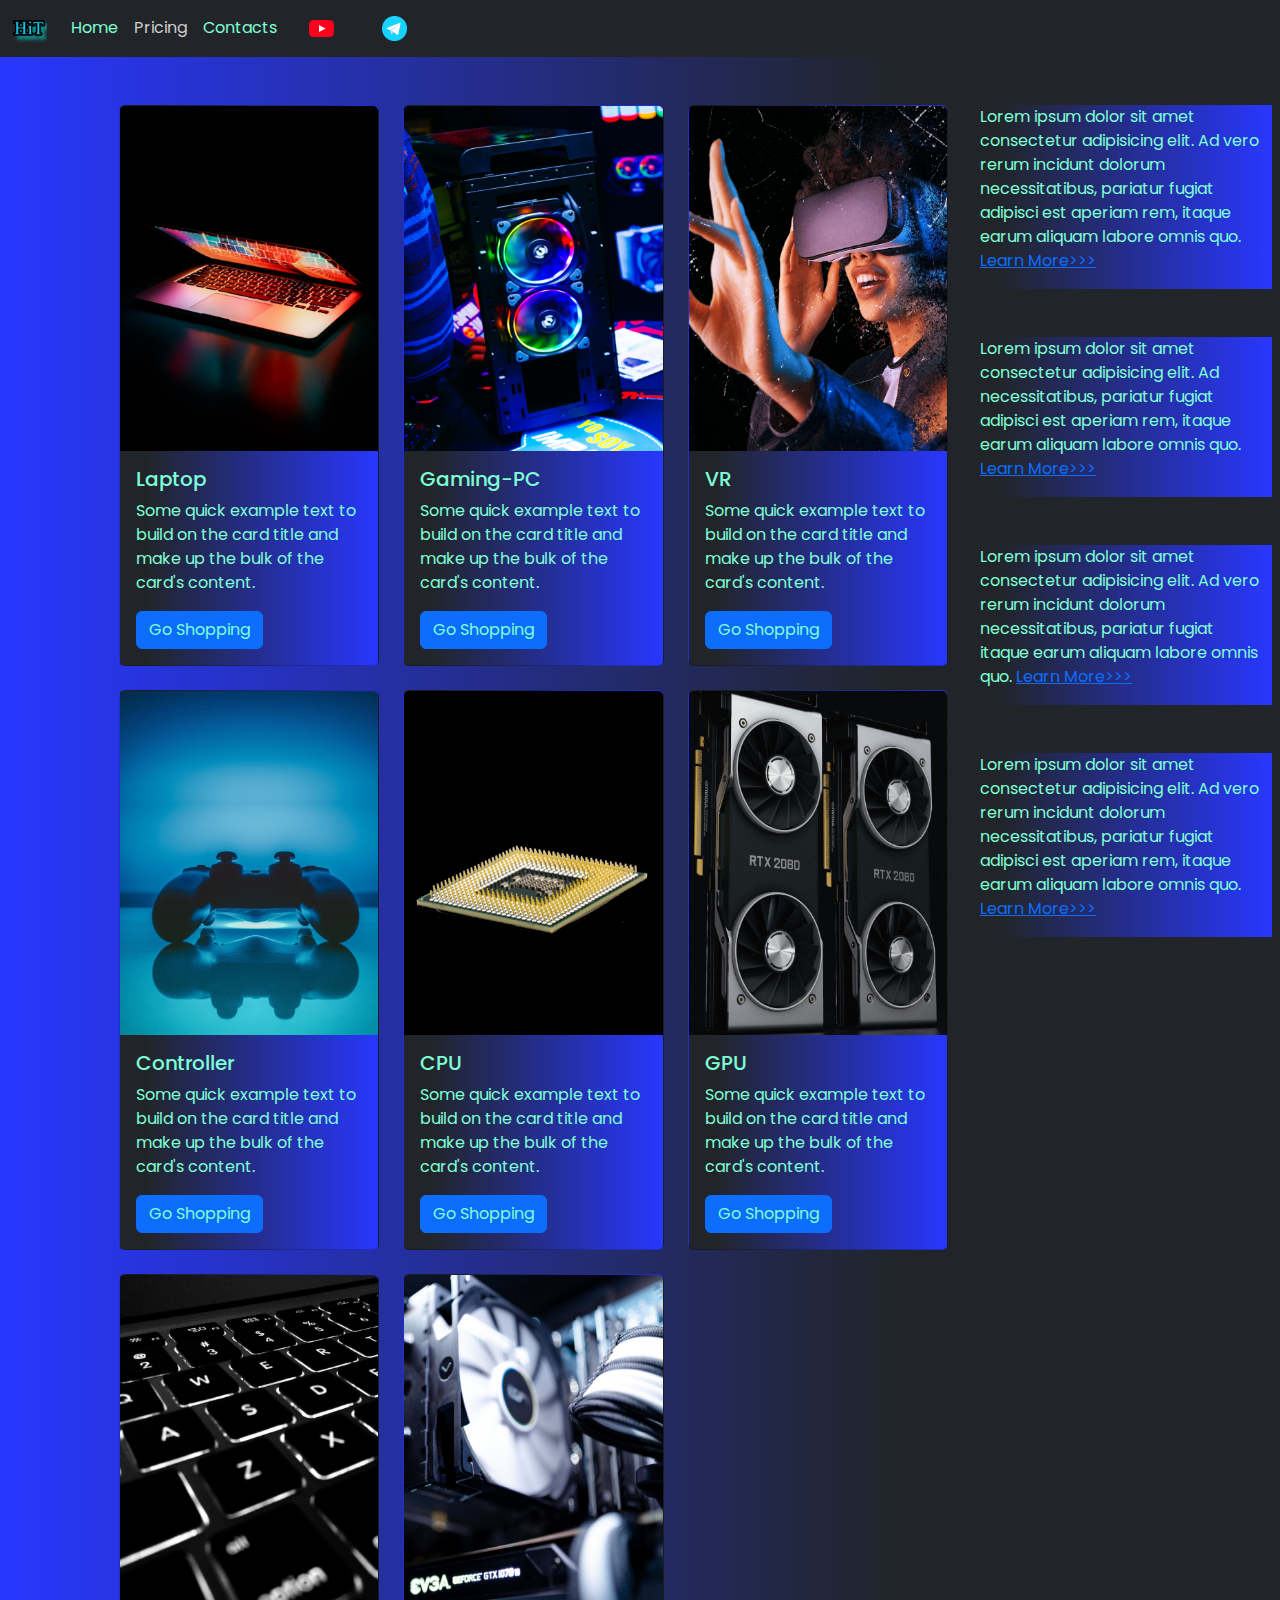
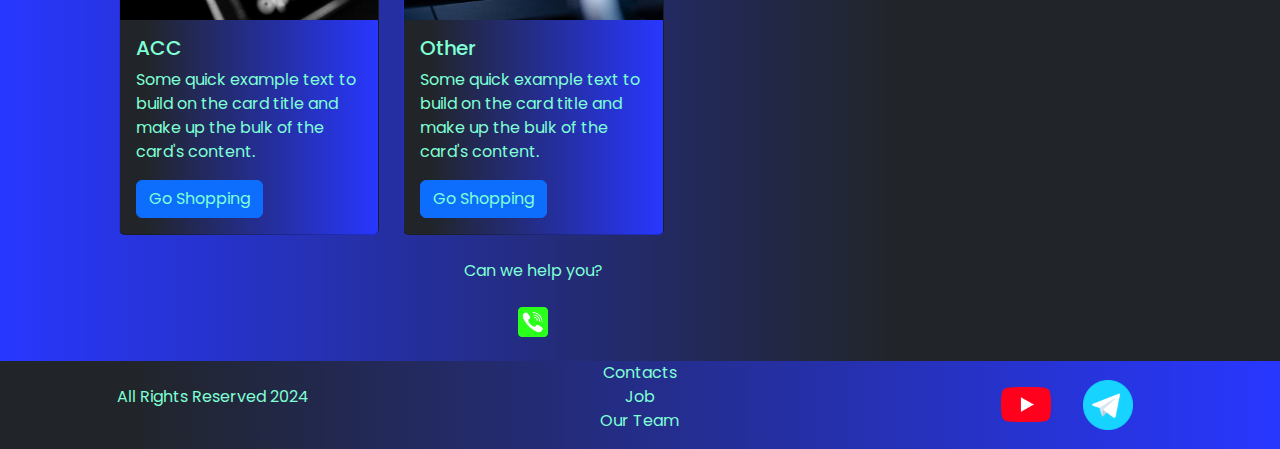
<file: pricing.html>
<!DOCTYPE html>
<html lang="en">

<head>
  <meta charset="UTF-8">
  <meta name="viewport" content="width=device-width, initial-scale=1.0">
  <link href="https://cdn.jsdelivr.net/npm/bootstrap@5.3.3/dist/css/bootstrap.min.css" rel="stylesheet"
    integrity="sha384-QWTKZyjpPEjISv5WaRU9OFeRpok6YctnYmDr5pNlyT2bRjXh0JMhjY6hW+ALEwIH" crossorigin="anonymous">
  <link rel="stylesheet" href="source/styles/mycss.css">

  <link rel="apple-touch-icon" sizes="180x180" href="source/files/favicon_io/apple-touch-icon.png">
  <link rel="icon" type="image/png" sizes="32x32" href="source/files/favicon_io/favicon-32x32.png">
  <link rel="icon" type="image/png" sizes="16x16" href="source/files/favicon_io/favicon-16x16.png">
  <link rel="manifest" href="source/files/favicon_io/site.webmanifest">
  <link rel="stylesheet" href="source/files/favicon_io/">
  <title>Hit</title>
</head>

<body>
  <header> <!-- Шапка, навигационная панель -->

    <nav class="navbar navbar-expand-lg bg-dark"> <!--Навигационная панель с bootstrap-->
      <div class="container-fluid">
        <a class="navbar-brand" href="/"><img src="source/files/logo.png" alt="Лого"></a>
        <button class="navbar-toggler" type="button" data-bs-toggle="collapse" data-bs-target="#navbarNav"
          aria-controls="navbarNav" aria-expanded="false" aria-label="Toggle navigation">
          <span class="navbar-toggler-icon"></span>
        </button>
        <div class="collapse navbar-collapse" id="navbarNav">
          <ul class="navbar-nav">
            <li class="nav-item">
              <a class="nav-link" aria-current="page" href="/">Home</a>
            </li>
            <li class="nav-item">
              <a class="nav-link active" href="pricing.html">Pricing</a>
            </li>
            <li class="nav-item">
              <a class="nav-link" href="pricing.html">Contacts</a>
            </li>
            <li class="nav-item">
              <a class="nav-link" href="pricing.html">
                <img style="width: 25px; margin-inline: 1em;" src="source/files/yt.png" alt="...">
              </a>
            </li>
            <li class="nav-item">
              <a class="nav-link" href="pricing.html">
                <img style="width: 25px; margin-inline: 1em;" src="source/files/tg.png" alt="...">
              </a>
            </li>
          </ul>
        </div>
      </div>
    </nav>

  </header>

  <section> <!-- Основной контент сайта -->

    <div class="container-fluid mt-4"> <!--Сетка товаров-->
      <div class="row">
        <div class="col-lg-1">

        </div>
        <div class="col-lg-8 col-md-12">
          <div class="row"> <!--Строка сетки-->

            <div class="col-lg-4 col-md-6 mt-4">
              <!--Столбец сетки (lg-мониторы ПК; md-мониторы планшетов, а числа это доли)-->

              <div class="card"> <!--Карта товара-->
                <a href="#"><img src="source/images/laptop.png" class="card-img-top" alt="laptop"></a>
                <div class="card-body">
                  <h5 class="card-title"><a href="#">Laptop</a></h5>
                  <p class="card-text"><a href="#">Some quick example text to build on the card title and make up the
                      bulk of the card's content.</a></p>
                  <a href="#" class="btn btn-primary">Go Shopping</a>
                </div>
              </div>
            </div>
            <div class="col-lg-4 col-md-6 mt-4">
              <!--Столбец сетки (lg-мониторы ПК; md-мониторы планшетов, а числа это доли)-->

              <div class="card"> <!--Карта товара-->
                <img src="source/images/gaming pc.png" class="card-img-top" alt="gaming pc">
                <div class="card-body">
                  <h5 class="card-title">Gaming-PC</h5>
                  <p class="card-text">Some quick example text to build on the card title and make up the bulk of the
                    card's
                    content.</p>
                  <a href="#" class="btn btn-primary">Go Shopping</a>
                </div>
              </div>
            </div>
            <div class="col-lg-4 col-md-6 mt-4">
              <!--Столбец сетки (lg-мониторы ПК; md-мониторы планшетов, а числа это доли)-->

              <div class="card"> <!--Карта товара-->
                <img src="source/images/vr.png" class="card-img-top" alt="vr">
                <div class="card-body">
                  <h5 class="card-title">VR</h5>
                  <p class="card-text">Some quick example text to build on the card title and make up the bulk of the
                    card's
                    content.</p>
                  <a href="#" class="btn btn-primary">Go Shopping</a>
                </div>
              </div>
            </div>

            <div class="col-lg-4 col-md-6 mt-4">
              <!--Столбец сетки (lg-мониторы ПК; md-мониторы планшетов, а числа это доли)-->

              <div class="card"> <!--Карта товара-->
                <img src="source/images/controller.png" class="card-img-top" alt="controller">
                <div class="card-body">
                  <h5 class="card-title">Controller</h5>
                  <p class="card-text">Some quick example text to build on the card title and make up the bulk of the
                    card's
                    content.</p>
                  <a href="#" class="btn btn-primary">Go Shopping</a>
                </div>
              </div>
            </div>
            <div class="col-lg-4 col-md-6 mt-4">
              <!--Столбец сетки (lg-мониторы ПК; md-мониторы планшетов, а числа это доли)-->

              <div class="card"> <!--Карта товара-->
                <img src="source/images/cpu.png" class="card-img-top" alt="cpu">
                <div class="card-body">
                  <h5 class="card-title">CPU</h5>
                  <p class="card-text">Some quick example text to build on the card title and make up the bulk of the
                    card's
                    content.</p>
                  <a href="#" class="btn btn-primary">Go Shopping</a>
                </div>
              </div>
            </div>
            <div class="col-lg-4 col-md-6 mt-4">
              <!--Столбец сетки (lg-мониторы ПК; md-мониторы планшетов, а числа это доли)-->

              <div class="card"> <!--Карта товара-->
                <img src="source/images/gpu.png" class="card-img-top" alt="gpu">
                <div class="card-body">
                  <h5 class="card-title">GPU</h5>
                  <p class="card-text">Some quick example text to build on the card title and make up the bulk of the
                    card's
                    content.</p>
                  <a href="#" class="btn btn-primary">Go Shopping</a>
                </div>
              </div>
            </div>

            <div class="col-lg-4 col-md-6 mt-4">
              <!--Столбец сетки (lg-мониторы ПК; md-мониторы планшетов, а числа это доли)-->

              <div class="card"> <!--Карта товара-->
                <img src="source/images/acc.png" class="card-img-top" alt="acc">
                <div class="card-body">
                  <h5 class="card-title">ACC</h5>
                  <p class="card-text">Some quick example text to build on the card title and make up the bulk of the
                    card's
                    content.</p>
                  <a href="#" class="btn btn-primary">Go Shopping</a>
                </div>
              </div>
            </div>
            <div class="col-lg-4 col-md-6 mt-4">
              <!--Столбец сетки (lg-мониторы ПК; md-мониторы планшетов, а числа это доли)-->

              <div class="card"> <!--Карта товара-->
                <img src="source/images/other.png" class="card-img-top" alt="other">
                <div class="card-body">
                  <h5 class="card-title">Other</h5>
                  <p class="card-text">Some quick example text to build on the card title and make up the bulk of the
                    card's
                    content.</p>
                  <a href="#" class="btn btn-primary">Go Shopping</a>
                </div>
              </div>
            </div>
          </div>

          <div class="col-lg-12 col-md-12 text-center mt-4">
            <p>Can we help you?</p>
          </div>

          <div class="col-lg-12 col-md-12 text-center mt-4">
            <img class="call-me" style="width: 30px;" src="source/files/phone.png" alt="...">

          </div>
        </div>

        <div class="col-lg-3 col-md-12">
          <div class="row px-2">
            <div class="col-lg-12 sidebar my-4">
              <p>Lorem ipsum dolor sit amet consectetur adipisicing elit. Ad vero rerum incidunt dolorum necessitatibus,
                pariatur fugiat adipisci est aperiam rem, itaque earum aliquam labore omnis quo. <a href="#">Learn
                  More>>></a></p>
            </div>
            <div class="col-lg-12 sidebar my-4">
              <p>Lorem ipsum dolor sit amet consectetur adipisicing elit. Ad necessitatibus,
                pariatur fugiat adipisci est aperiam rem, itaque earum aliquam labore omnis quo. <a href="#">Learn
                  More>>></a></p>
            </div>
            <div class="col-lg-12 sidebar my-4">
              <p>Lorem ipsum dolor sit amet consectetur adipisicing elit. Ad vero rerum incidunt dolorum necessitatibus,
                pariatur fugiat itaque earum aliquam labore omnis quo. <a href="#">Learn More>>></a></p>
            </div>
            <div class="col-lg-12 sidebar my-4">
              <p>Lorem ipsum dolor sit amet consectetur adipisicing elit. Ad vero rerum incidunt dolorum necessitatibus,
                pariatur fugiat adipisci est aperiam rem, itaque earum aliquam labore omnis quo. <a href="#">Learn
                  More>>></a></p>
            </div>
          </div>
        </div>
      </div>

    </div>

  </section>

  <footer class="mt-4"> <!-- Подвал, служебная информация, контакты и пр. -->

    <div class="container-fluid">
      <div class="row">
        <div class="col-lg-4 col-md-12 footer-text text-center">
          <p>All Rights Reserved 2024</p>
        </div>
        <div class="col-lg-4 col-md-12 footer-text text-center">
          <p>Contacts <br>Job</br> Our Team</p>
        </div>
        <div class="col-lg-4 col-md-12 media-links">
          <img style="width: 50px; margin-inline: 1em;" src="source/files/yt.png" alt="...">
          <img style="width: 50px; margin-inline: 1em;" src="source/files/tg.png" alt="...">
        </div>
      </div>
    </div>

  </footer>

  <script src="https://cdn.jsdelivr.net/npm/bootstrap@5.3.3/dist/js/bootstrap.bundle.min.js"
    integrity="sha384-YvpcrYf0tY3lHB60NNkmXc5s9fDVZLESaAA55NDzOxhy9GkcIdslK1eN7N6jIeHz"
    crossorigin="anonymous"></script>

</body>

</html>
</file>
<file: source/styles/mycss.css>
@import url('https://fonts.googleapis.com/css?family=Poppins&display=swap');

body {
    font-family: Poppins, serif;
    background: linear-gradient(90deg, rgb(40, 55, 255) 0%, rgb(33, 37, 41) 70%);
}

p {
    color: aquamarine;
}

.nav-link {
    color: aquamarine;
}

.navbar-nav .nav-link.active {
    color: rgb(206, 205, 205);
}

.navbar-brand img {
    width: 35px;
}

.navbar-toggler {
    background-color: rgb(206, 205, 205);
}

.sidebar {
    color: aquamarine;
    background: linear-gradient(270deg, rgb(40, 55, 255) 0%, rgb(33, 37, 41) 90%);

}

.card {
    background: linear-gradient(270deg, rgb(40, 55, 255) 0%, rgb(33, 37, 41) 90%);
    color: aquamarine;

}

.card a {
    text-decoration: none;
    color: aquamarine;

}

.slid-text {
    color: aquamarine;
    margin: auto auto;
}

@media (max-width: 755px) {
    .carousel-indicators{
        display: none;
    }
}

.footer-text {
    color: aquamarine;
    margin: auto auto;
}

footer, 
.btn-outline-primary {
    background: linear-gradient(270deg, rgb(40, 55, 255) 0%, rgb(33, 37, 41) 90%);
    
}

.media-links {
    display: flex;
    justify-content: center;
    align-items: center;
}

.call-me {
    animation: myAnim 2s ease 0s 1 normal forwards;
    
}

@keyframes myAnim {
    0%,
    50%,
    100% {
        opacity: 1;
    }

    25%,
    75% {
        opacity: 0;
    }
}
</file>
